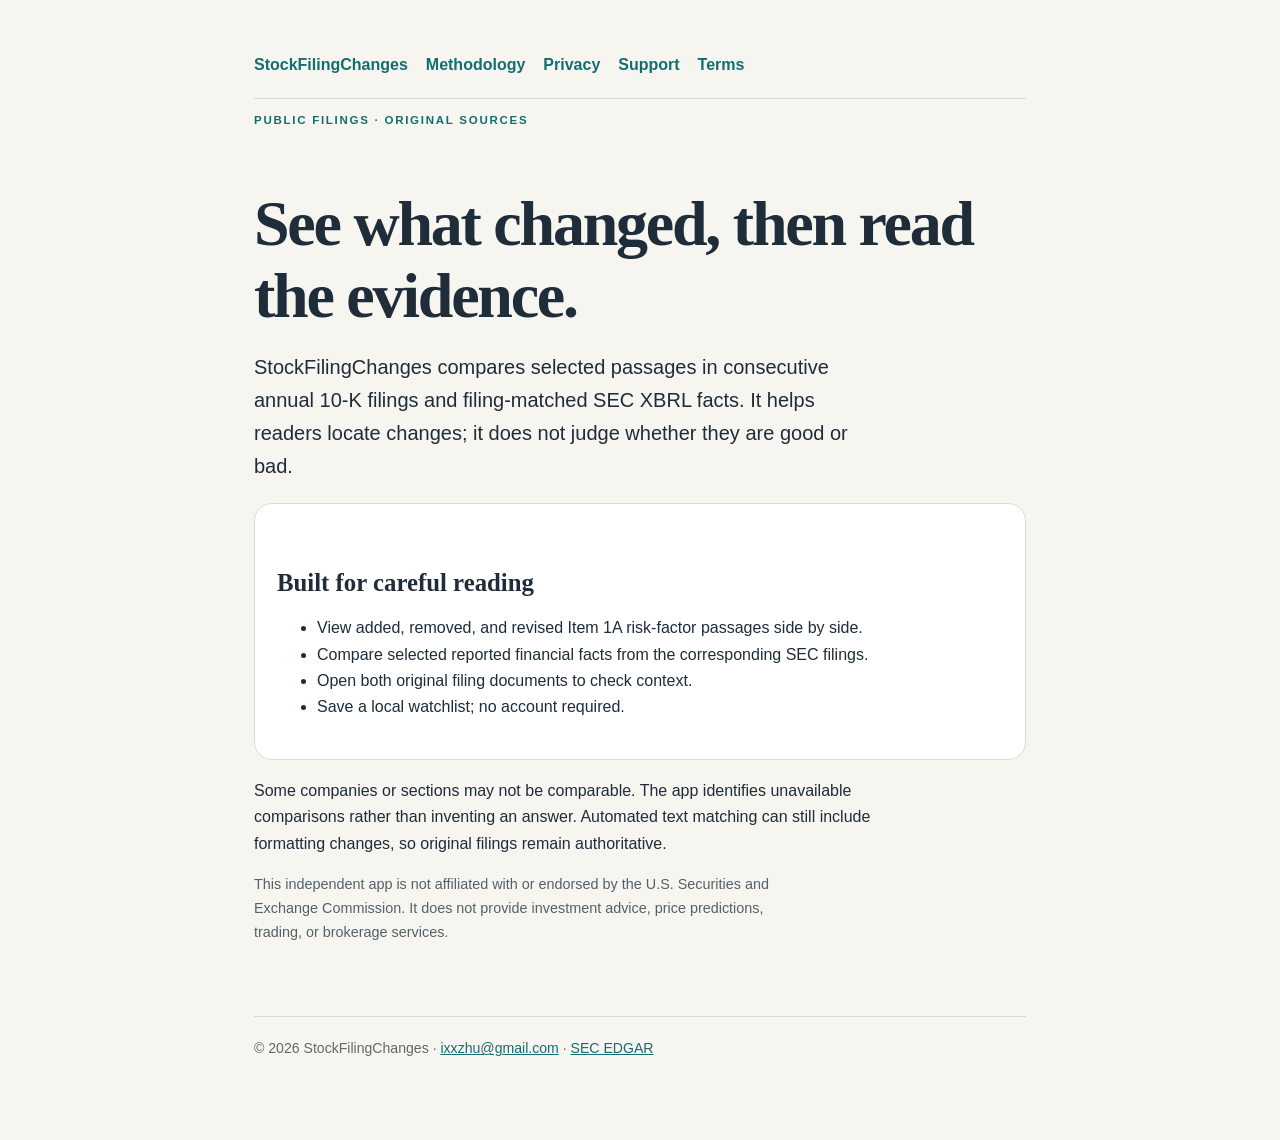
<file: index.html>
<!doctype html><html lang="en"><head><meta charset="utf-8"><meta name="viewport" content="width=device-width,initial-scale=1"><title>StockFilingChanges — See what changed in SEC filings</title><meta name="description" content="Compare risk-factor wording and selected XBRL facts across public SEC annual filings, with original documents one tap away."><link rel="stylesheet" href="style.css"></head><body><main><nav><a href="./">StockFilingChanges</a><a href="methodology/">Methodology</a><a href="privacy/">Privacy</a><a href="support/">Support</a><a href="terms/">Terms</a></nav><p class="eyebrow">Public filings · original sources</p><h1>See what changed, then read the evidence.</h1><p class="lead">StockFilingChanges compares selected passages in consecutive annual 10-K filings and filing-matched SEC XBRL facts. It helps readers locate changes; it does not judge whether they are good or bad.</p><div class="card"><h2>Built for careful reading</h2><ul><li>View added, removed, and revised Item 1A risk-factor passages side by side.</li><li>Compare selected reported financial facts from the corresponding SEC filings.</li><li>Open both original filing documents to check context.</li><li>Save a local watchlist; no account required.</li></ul></div><p>Some companies or sections may not be comparable. The app identifies unavailable comparisons rather than inventing an answer. Automated text matching can still include formatting changes, so original filings remain authoritative.</p><p class="small">This independent app is not affiliated with or endorsed by the U.S. Securities and Exchange Commission. It does not provide investment advice, price predictions, trading, or brokerage services.</p><footer>© 2026 StockFilingChanges · <a href="mailto:ixxzhu@gmail.com">ixxzhu@gmail.com</a> · <a href="https://www.sec.gov/edgar">SEC EDGAR</a></footer></main></body></html>
</file>
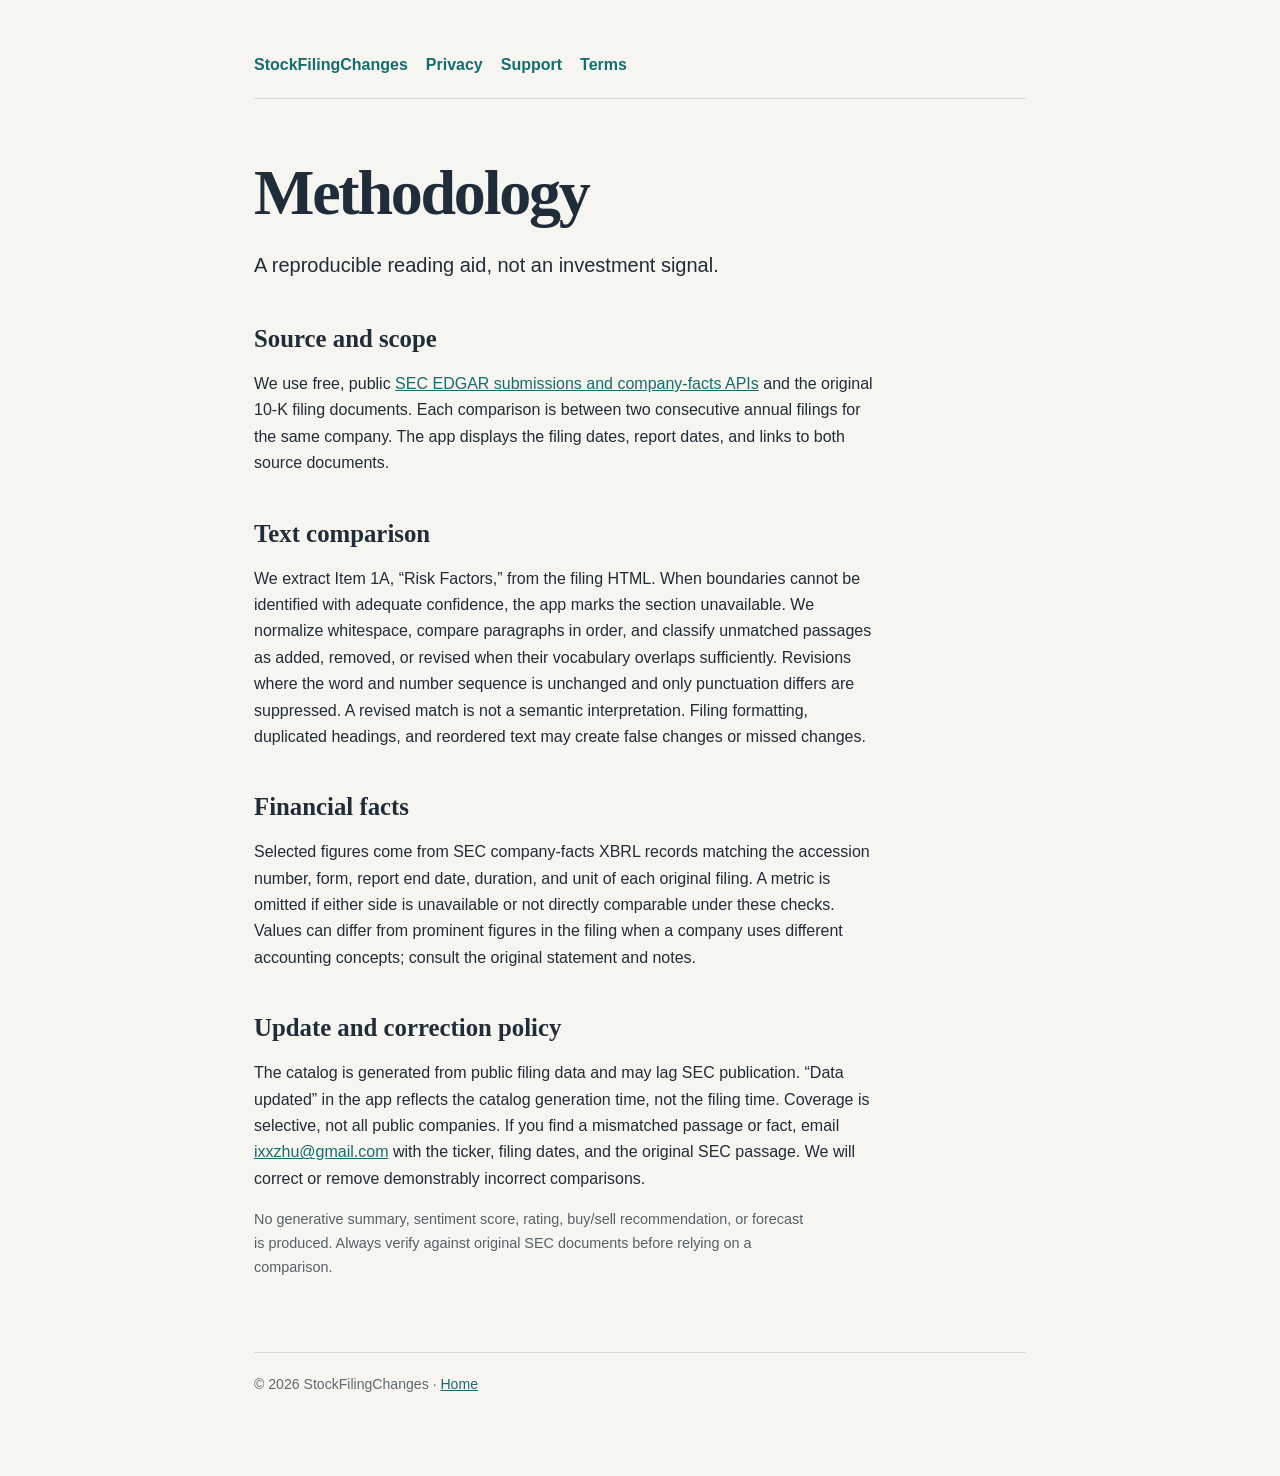
<file: methodology/index.html>
<!doctype html>
<html lang="en">
<head>
  <meta charset="utf-8">
  <meta name="viewport" content="width=device-width,initial-scale=1">
  <title>Methodology — StockFilingChanges</title>
  <link rel="stylesheet" href="../style.css">
</head>
<body>
<main>
  <nav><a href="../">StockFilingChanges</a><a href="../privacy/">Privacy</a><a href="../support/">Support</a><a href="../terms/">Terms</a></nav>
  <h1>Methodology</h1>
  <p class="lead">A reproducible reading aid, not an investment signal.</p>
  <h2>Source and scope</h2>
  <p>We use free, public <a href="https://www.sec.gov/search-filings/edgar-application-programming-interfaces">SEC EDGAR submissions and company-facts APIs</a> and the original 10-K filing documents. Each comparison is between two consecutive annual filings for the same company. The app displays the filing dates, report dates, and links to both source documents.</p>
  <h2>Text comparison</h2>
  <p>We extract Item 1A, “Risk Factors,” from the filing HTML. When boundaries cannot be identified with adequate confidence, the app marks the section unavailable. We normalize whitespace, compare paragraphs in order, and classify unmatched passages as added, removed, or revised when their vocabulary overlaps sufficiently. Revisions where the word and number sequence is unchanged and only punctuation differs are suppressed. A revised match is not a semantic interpretation. Filing formatting, duplicated headings, and reordered text may create false changes or missed changes.</p>
  <h2>Financial facts</h2>
  <p>Selected figures come from SEC company-facts XBRL records matching the accession number, form, report end date, duration, and unit of each original filing. A metric is omitted if either side is unavailable or not directly comparable under these checks. Values can differ from prominent figures in the filing when a company uses different accounting concepts; consult the original statement and notes.</p>
  <h2>Update and correction policy</h2>
  <p>The catalog is generated from public filing data and may lag SEC publication. “Data updated” in the app reflects the catalog generation time, not the filing time. Coverage is selective, not all public companies. If you find a mismatched passage or fact, email <a href="mailto:ixxzhu@gmail.com">ixxzhu@gmail.com</a> with the ticker, filing dates, and the original SEC passage. We will correct or remove demonstrably incorrect comparisons.</p>
  <p class="small">No generative summary, sentiment score, rating, buy/sell recommendation, or forecast is produced. Always verify against original SEC documents before relying on a comparison.</p>
  <footer>© 2026 StockFilingChanges · <a href="../">Home</a></footer>
</main>
</body>
</html>
</file>
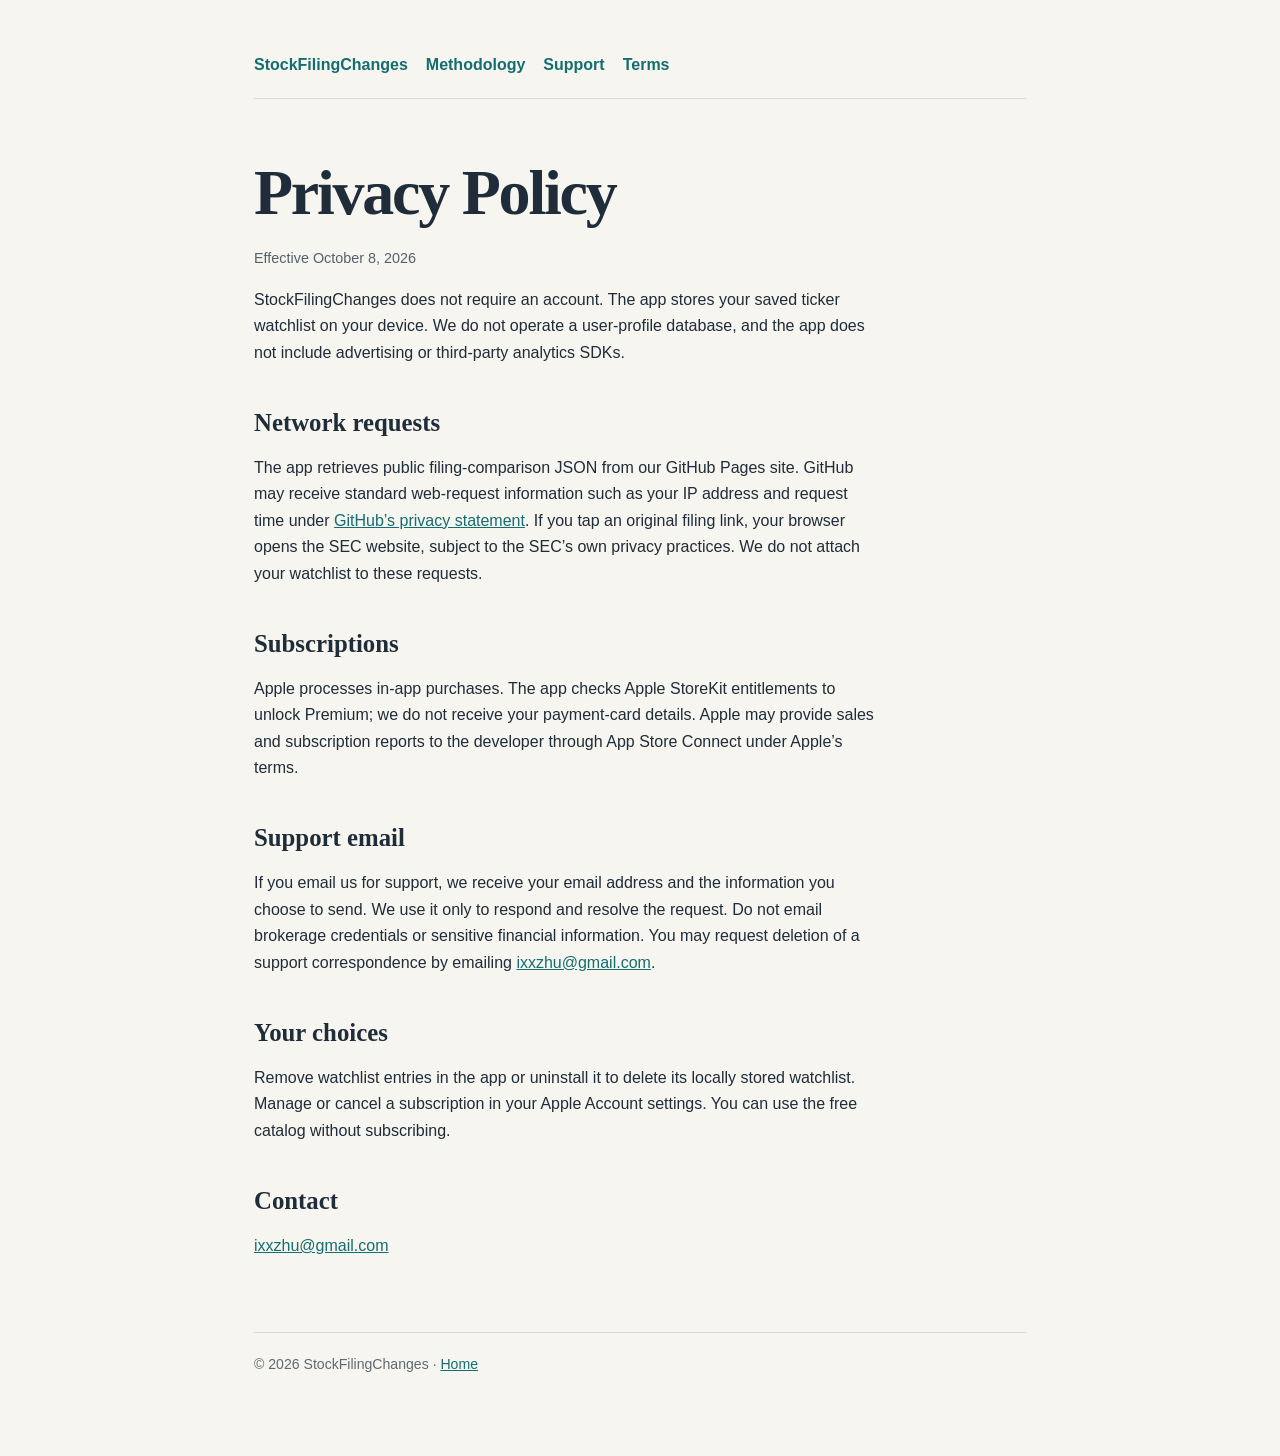
<file: privacy/index.html>
<!doctype html><html lang="en"><head><meta charset="utf-8"><meta name="viewport" content="width=device-width,initial-scale=1"><title>Privacy Policy — StockFilingChanges</title><link rel="stylesheet" href="../style.css"></head><body><main><nav><a href="../">StockFilingChanges</a><a href="../methodology/">Methodology</a><a href="../support/">Support</a><a href="../terms/">Terms</a></nav><h1>Privacy Policy</h1><p class="small">Effective October 8, 2026</p><p>StockFilingChanges does not require an account. The app stores your saved ticker watchlist on your device. We do not operate a user-profile database, and the app does not include advertising or third-party analytics SDKs.</p><h2>Network requests</h2><p>The app retrieves public filing-comparison JSON from our GitHub Pages site. GitHub may receive standard web-request information such as your IP address and request time under <a href="https://docs.github.com/en/site-policy/privacy-policies/github-general-privacy-statement">GitHub’s privacy statement</a>. If you tap an original filing link, your browser opens the SEC website, subject to the SEC’s own privacy practices. We do not attach your watchlist to these requests.</p><h2>Subscriptions</h2><p>Apple processes in-app purchases. The app checks Apple StoreKit entitlements to unlock Premium; we do not receive your payment-card details. Apple may provide sales and subscription reports to the developer through App Store Connect under Apple’s terms.</p><h2>Support email</h2><p>If you email us for support, we receive your email address and the information you choose to send. We use it only to respond and resolve the request. Do not email brokerage credentials or sensitive financial information. You may request deletion of a support correspondence by emailing <a href="mailto:ixxzhu@gmail.com">ixxzhu@gmail.com</a>.</p><h2>Your choices</h2><p>Remove watchlist entries in the app or uninstall it to delete its locally stored watchlist. Manage or cancel a subscription in your Apple Account settings. You can use the free catalog without subscribing.</p><h2>Contact</h2><p><a href="mailto:ixxzhu@gmail.com">ixxzhu@gmail.com</a></p><footer>© 2026 StockFilingChanges · <a href="../">Home</a></footer></main></body></html>
</file>
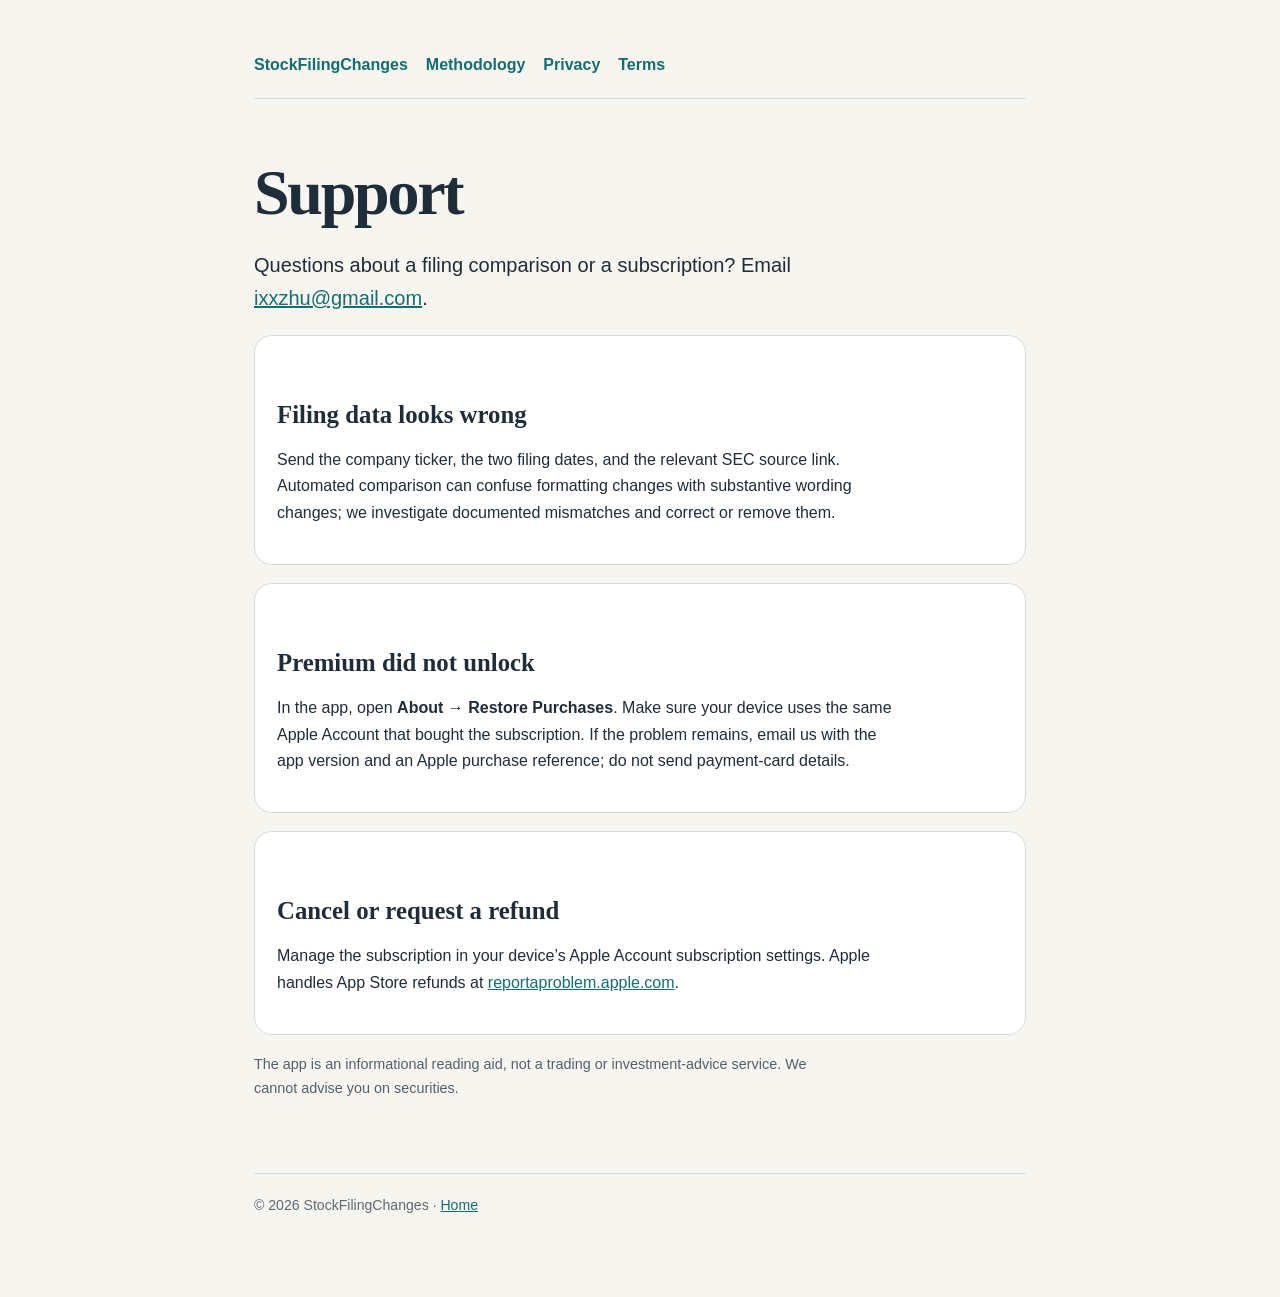
<file: support/index.html>
<!doctype html><html lang="en"><head><meta charset="utf-8"><meta name="viewport" content="width=device-width,initial-scale=1"><title>Support — StockFilingChanges</title><link rel="stylesheet" href="../style.css"></head><body><main><nav><a href="../">StockFilingChanges</a><a href="../methodology/">Methodology</a><a href="../privacy/">Privacy</a><a href="../terms/">Terms</a></nav><h1>Support</h1><p class="lead">Questions about a filing comparison or a subscription? Email <a href="mailto:ixxzhu@gmail.com">ixxzhu@gmail.com</a>.</p><div class="card"><h2>Filing data looks wrong</h2><p>Send the company ticker, the two filing dates, and the relevant SEC source link. Automated comparison can confuse formatting changes with substantive wording changes; we investigate documented mismatches and correct or remove them.</p></div><div class="card"><h2>Premium did not unlock</h2><p>In the app, open <strong>About → Restore Purchases</strong>. Make sure your device uses the same Apple Account that bought the subscription. If the problem remains, email us with the app version and an Apple purchase reference; do not send payment-card details.</p></div><div class="card"><h2>Cancel or request a refund</h2><p>Manage the subscription in your device’s Apple Account subscription settings. Apple handles App Store refunds at <a href="https://reportaproblem.apple.com/">reportaproblem.apple.com</a>.</p></div><p class="small">The app is an informational reading aid, not a trading or investment-advice service. We cannot advise you on securities.</p><footer>© 2026 StockFilingChanges · <a href="../">Home</a></footer></main></body></html>
</file>
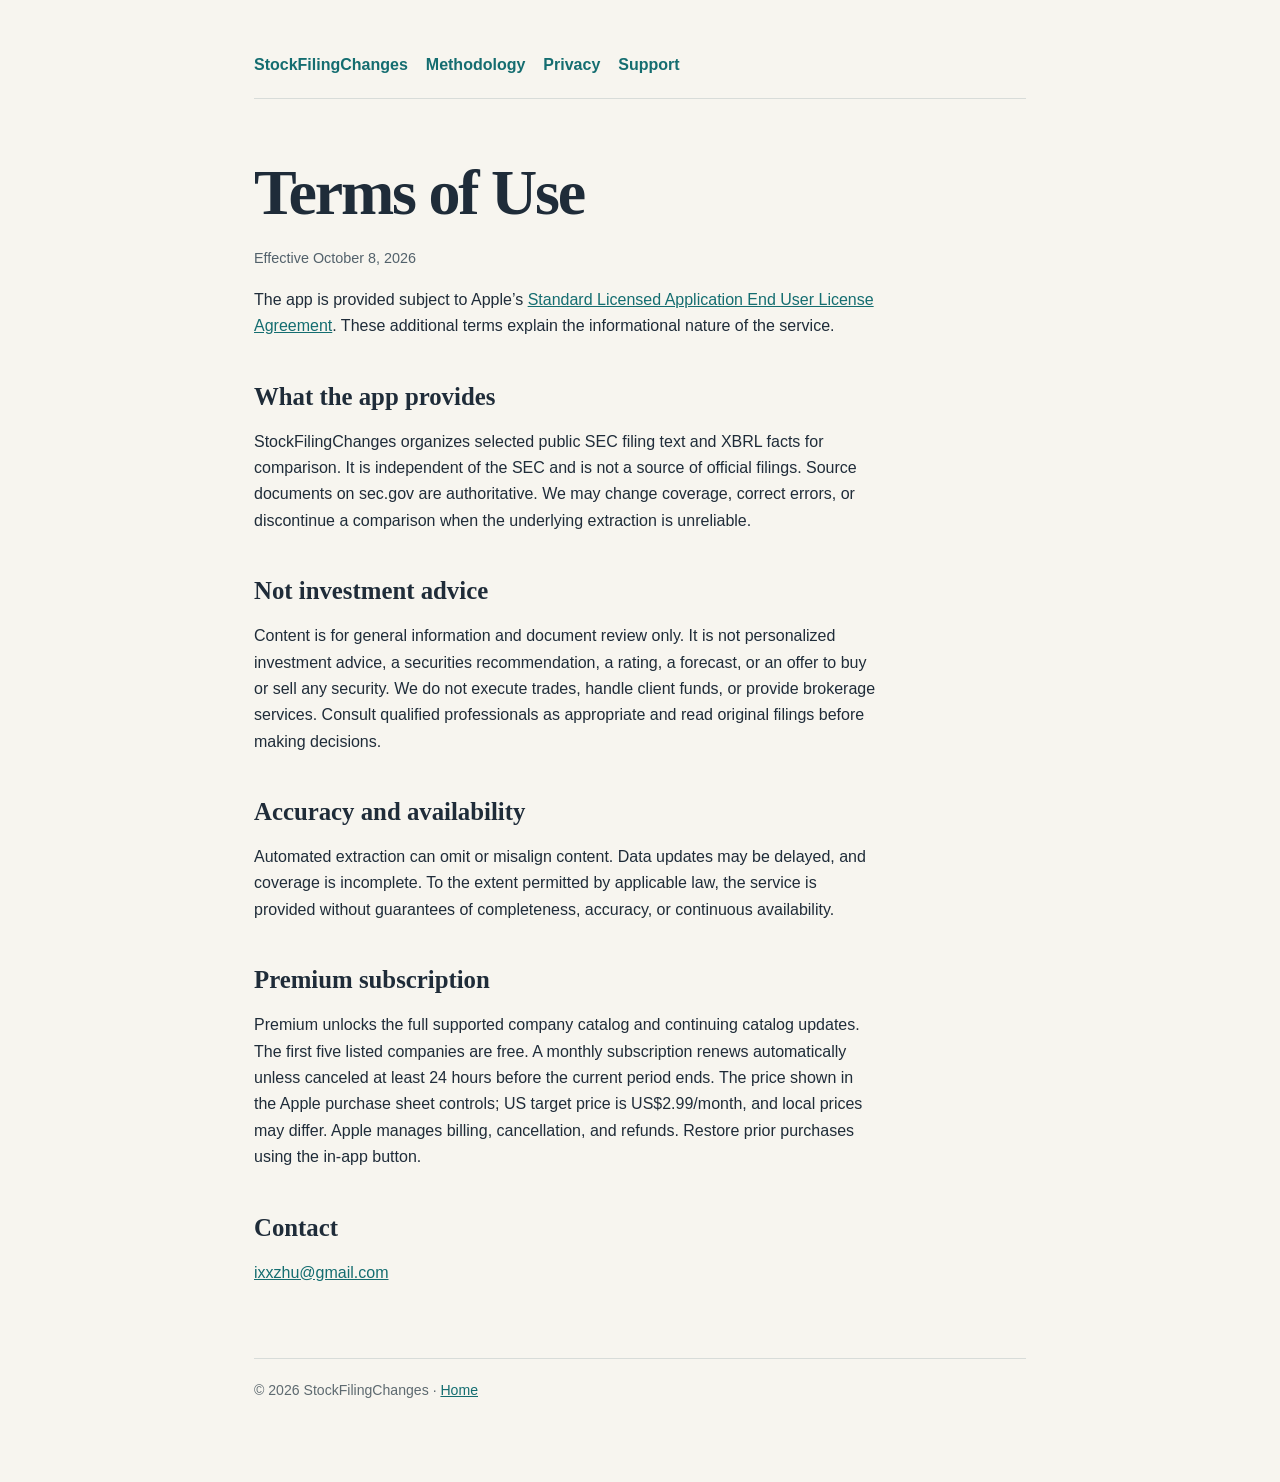
<file: terms/index.html>
<!doctype html><html lang="en"><head><meta charset="utf-8"><meta name="viewport" content="width=device-width,initial-scale=1"><title>Terms of Use — StockFilingChanges</title><link rel="stylesheet" href="../style.css"></head><body><main><nav><a href="../">StockFilingChanges</a><a href="../methodology/">Methodology</a><a href="../privacy/">Privacy</a><a href="../support/">Support</a></nav><h1>Terms of Use</h1><p class="small">Effective October 8, 2026</p><p>The app is provided subject to Apple’s <a href="https://www.apple.com/legal/internet-services/itunes/dev/stdeula/">Standard Licensed Application End User License Agreement</a>. These additional terms explain the informational nature of the service.</p><h2>What the app provides</h2><p>StockFilingChanges organizes selected public SEC filing text and XBRL facts for comparison. It is independent of the SEC and is not a source of official filings. Source documents on sec.gov are authoritative. We may change coverage, correct errors, or discontinue a comparison when the underlying extraction is unreliable.</p><h2>Not investment advice</h2><p>Content is for general information and document review only. It is not personalized investment advice, a securities recommendation, a rating, a forecast, or an offer to buy or sell any security. We do not execute trades, handle client funds, or provide brokerage services. Consult qualified professionals as appropriate and read original filings before making decisions.</p><h2>Accuracy and availability</h2><p>Automated extraction can omit or misalign content. Data updates may be delayed, and coverage is incomplete. To the extent permitted by applicable law, the service is provided without guarantees of completeness, accuracy, or continuous availability.</p><h2>Premium subscription</h2><p>Premium unlocks the full supported company catalog and continuing catalog updates. The first five listed companies are free. A monthly subscription renews automatically unless canceled at least 24 hours before the current period ends. The price shown in the Apple purchase sheet controls; US target price is US$2.99/month, and local prices may differ. Apple manages billing, cancellation, and refunds. Restore prior purchases using the in-app button.</p><h2>Contact</h2><p><a href="mailto:ixxzhu@gmail.com">ixxzhu@gmail.com</a></p><footer>© 2026 StockFilingChanges · <a href="../">Home</a></footer></main></body></html>
</file>
<file: style.css>
:root{color-scheme:light;--ink:#1f2c39;--teal:#146d70;--paper:#f7f5ef;--line:#d8dcd9}*{box-sizing:border-box}body{margin:0;background:var(--paper);color:var(--ink);font:16px/1.65 -apple-system,BlinkMacSystemFont,"Segoe UI",sans-serif}main{max-width:820px;margin:0 auto;padding:32px 24px 80px}nav{display:flex;flex-wrap:wrap;gap:18px;padding:20px 0;border-bottom:1px solid var(--line)}a{color:var(--teal)}nav a{text-decoration:none;font-weight:600}h1{font:700 clamp(2.3rem,6vw,4rem)/1.12 Georgia,serif;letter-spacing:-.035em;margin:58px 0 18px}h2{font:700 1.55rem/1.25 Georgia,serif;margin:42px 0 12px}p,li{max-width:70ch}.lead{font-size:1.25rem;max-width:55ch}.card{background:#fff;border:1px solid var(--line);border-radius:18px;padding:22px;margin:18px 0}.eyebrow{text-transform:uppercase;letter-spacing:.15em;color:var(--teal);font-size:.72rem;font-weight:800}footer{margin-top:72px;padding-top:20px;border-top:1px solid var(--line);font-size:.88rem;color:#5e6a70}.small{font-size:.9rem;color:#52616b}code{overflow-wrap:anywhere}
</file>
